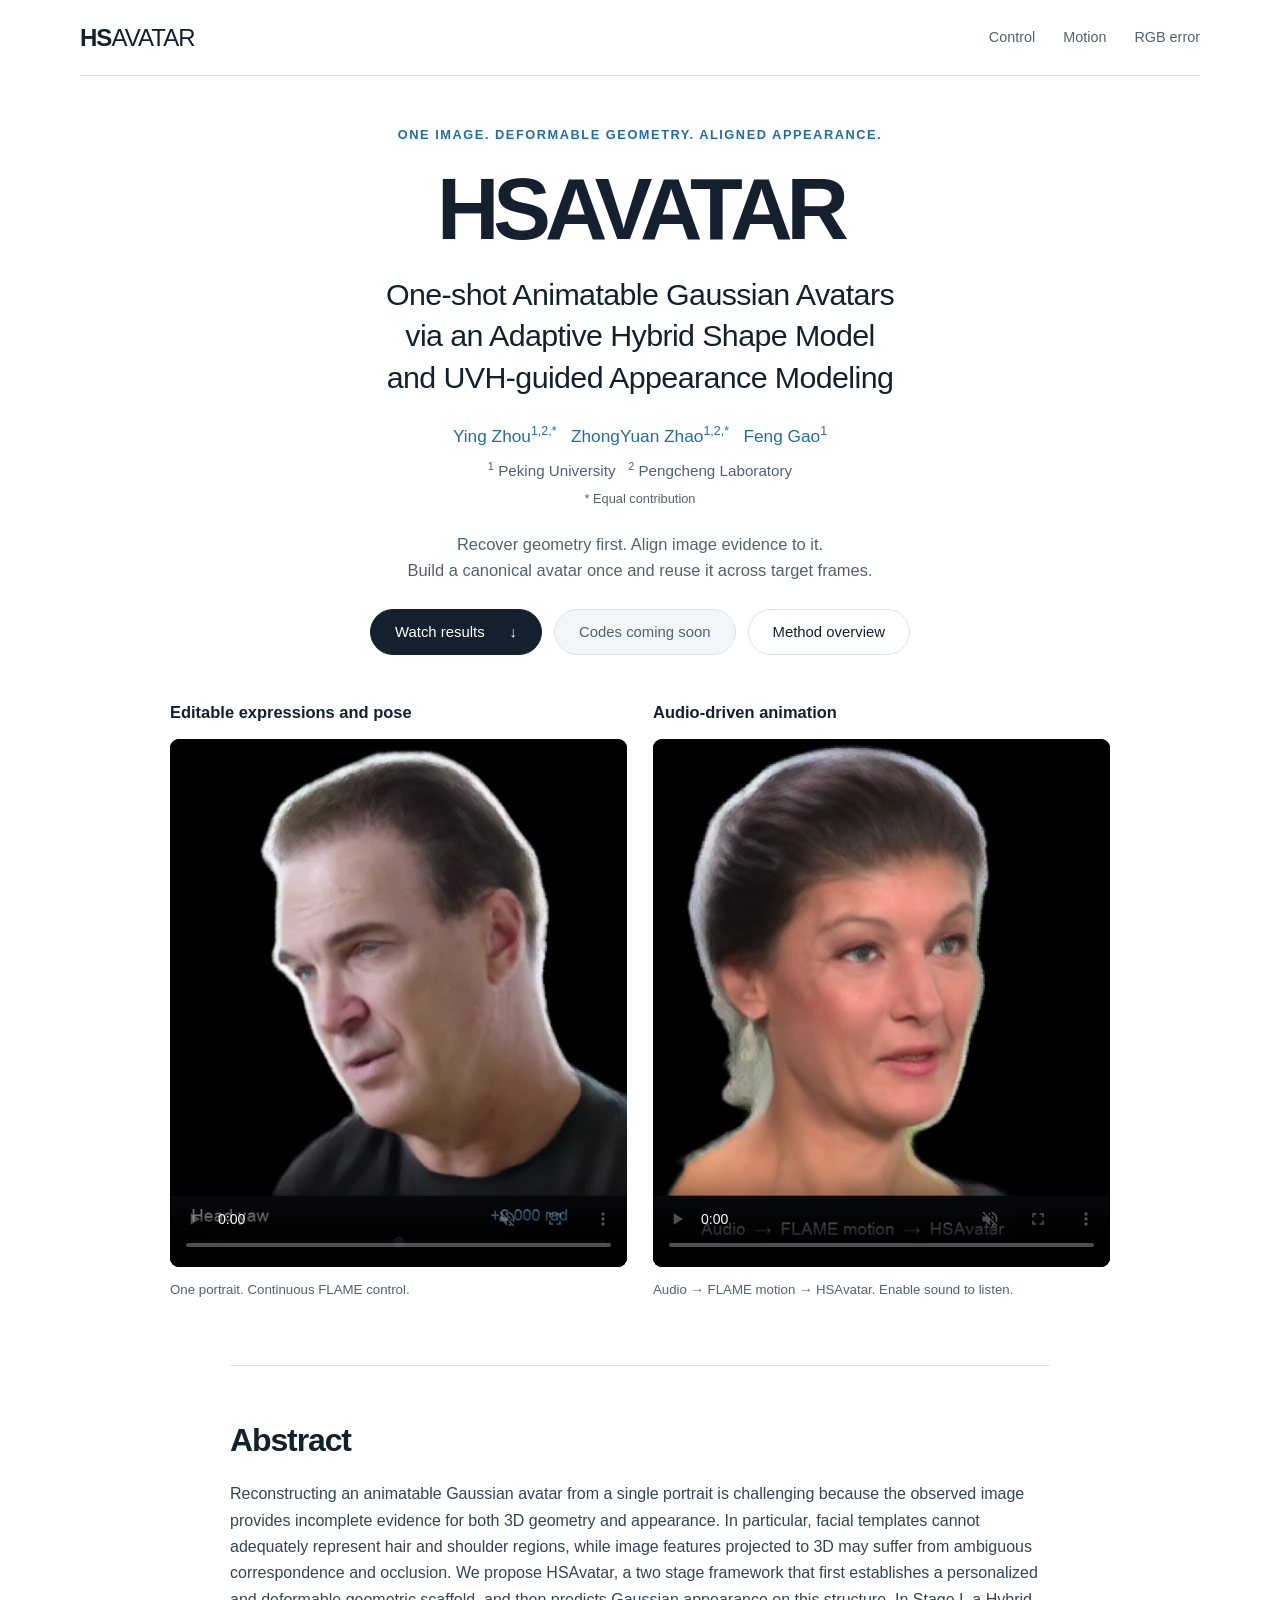
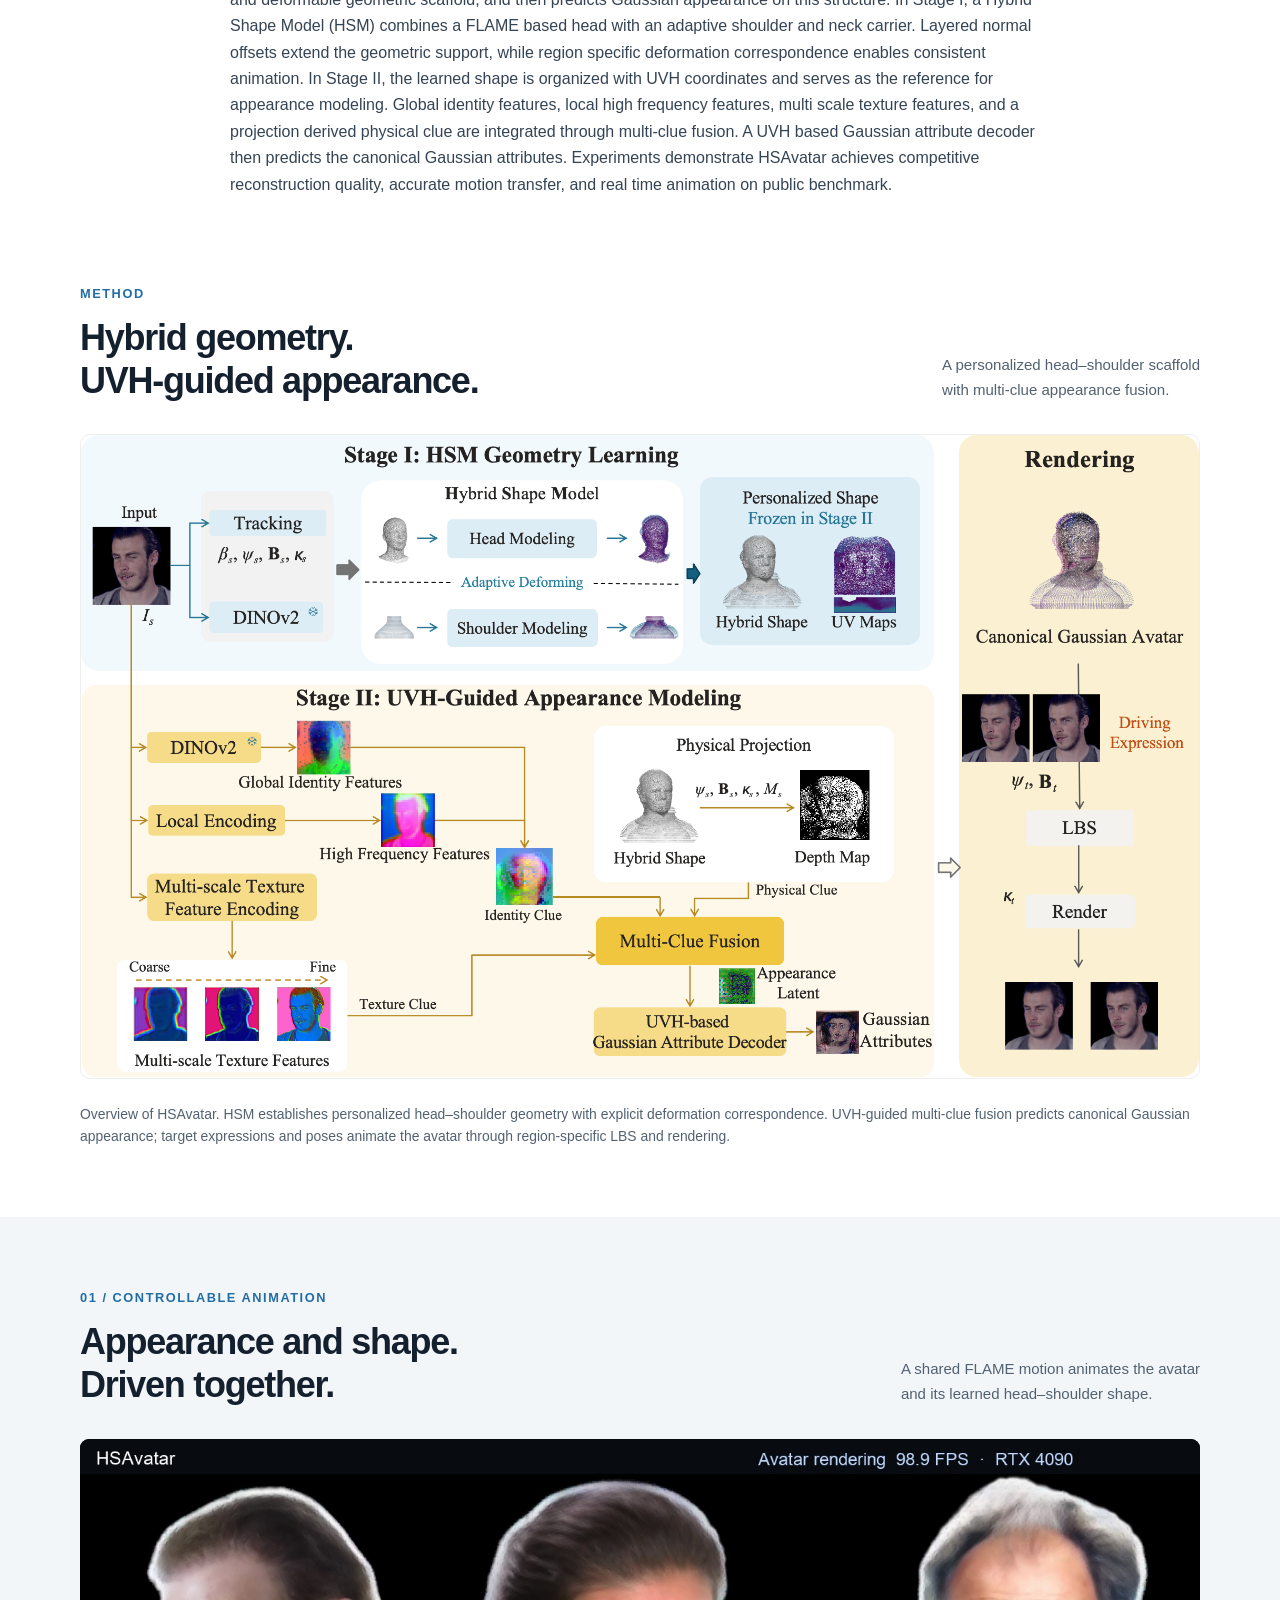
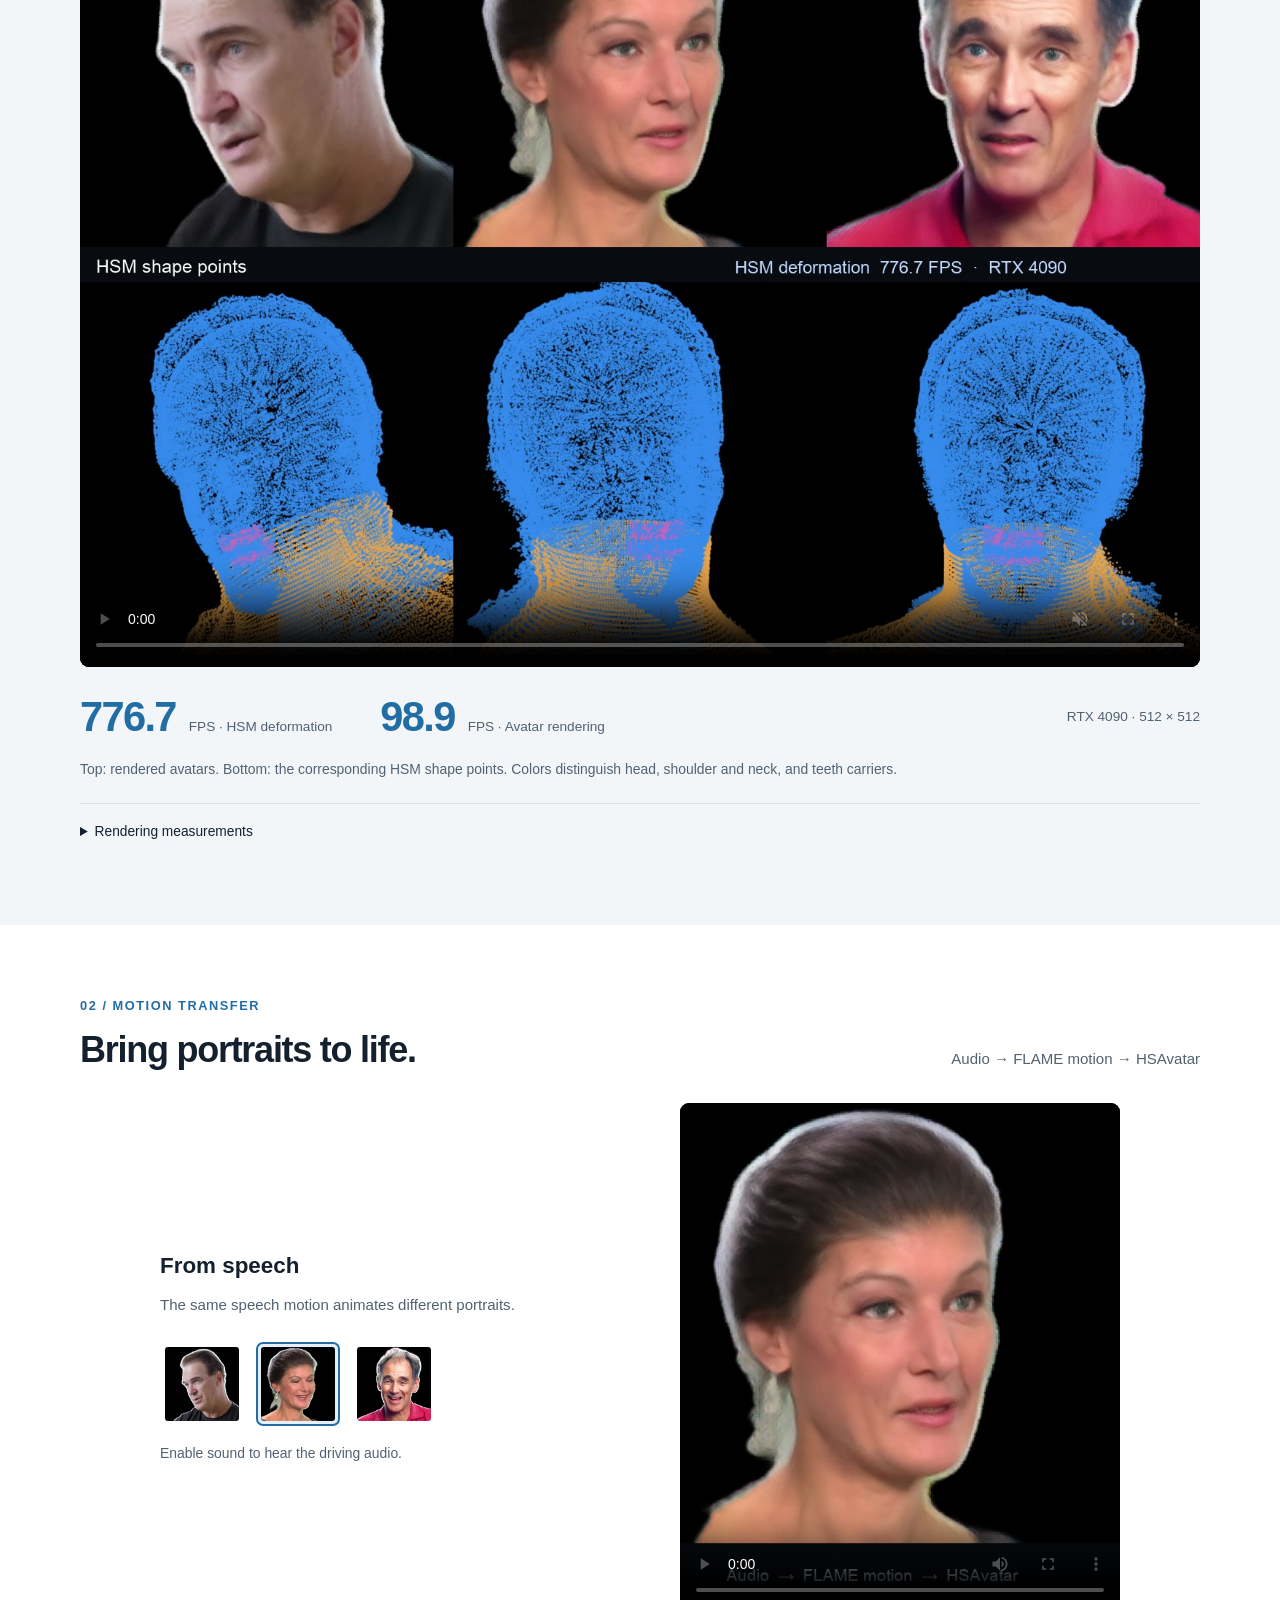
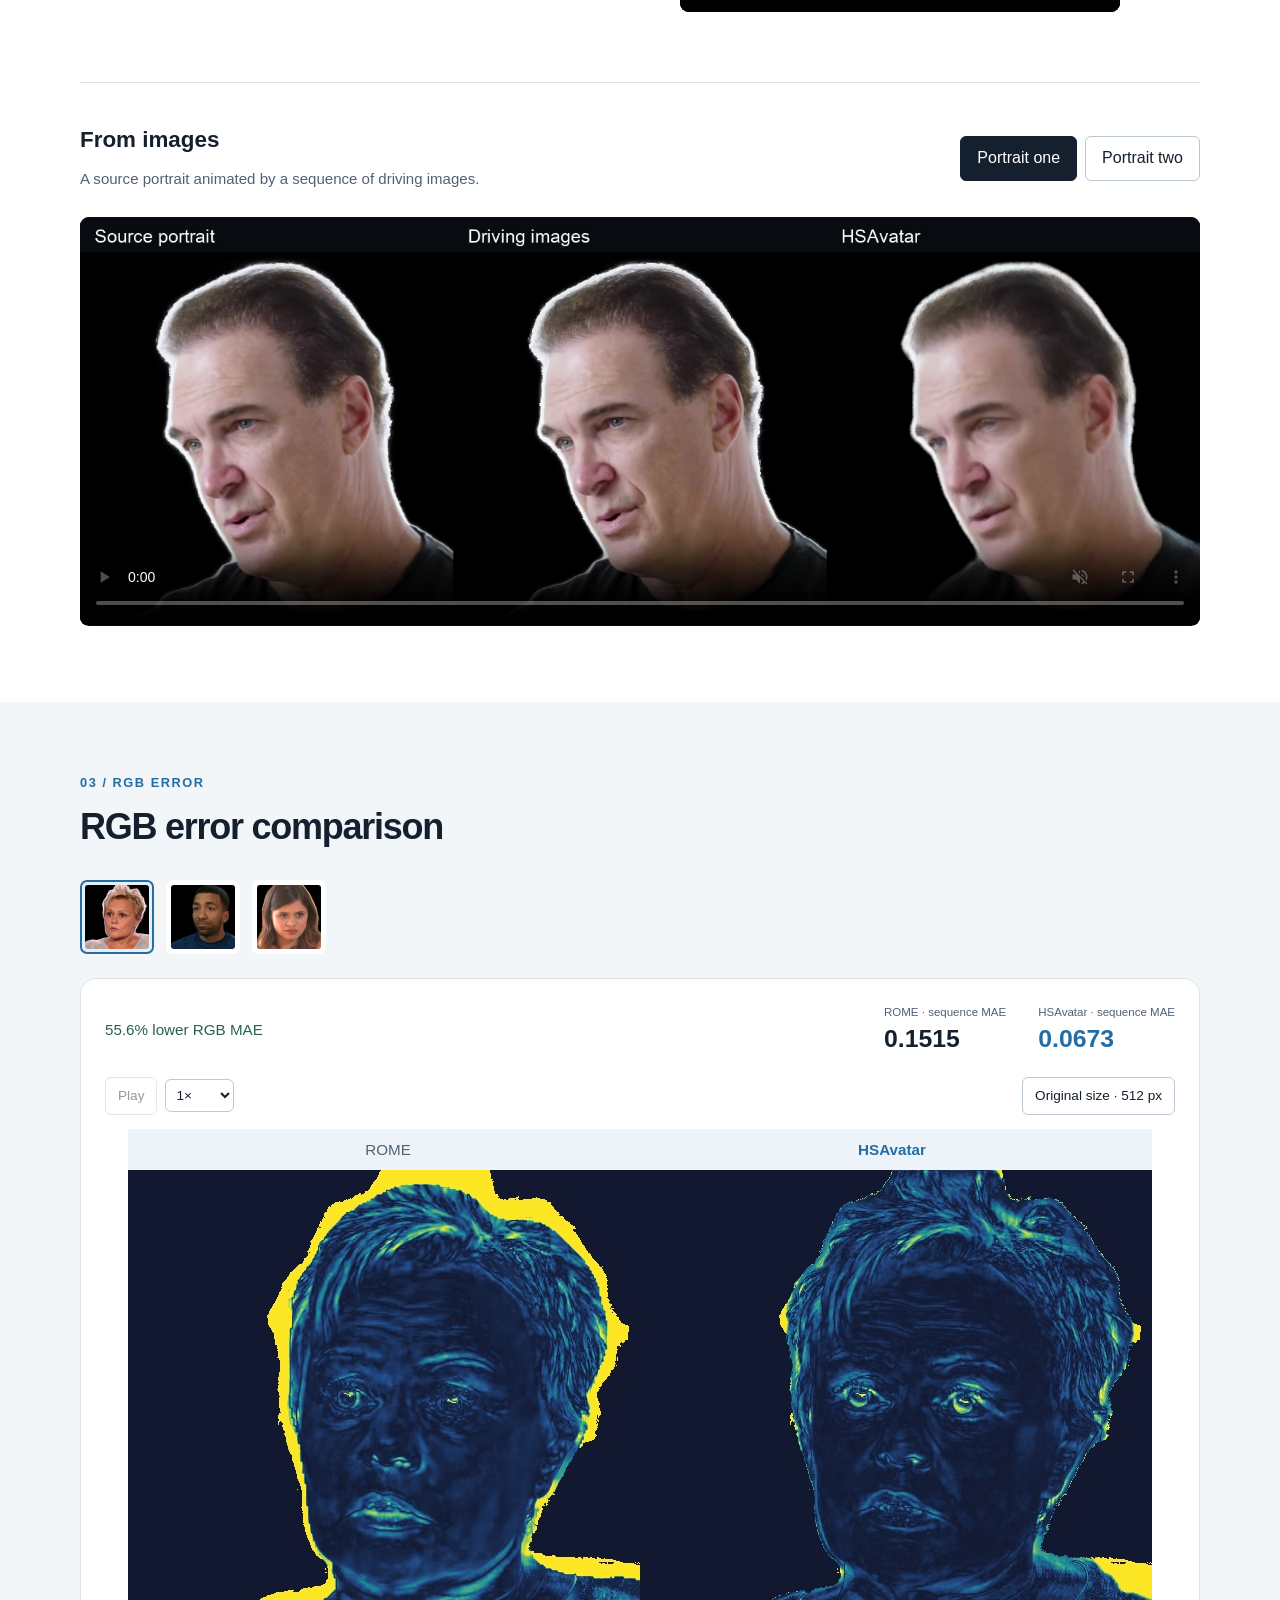
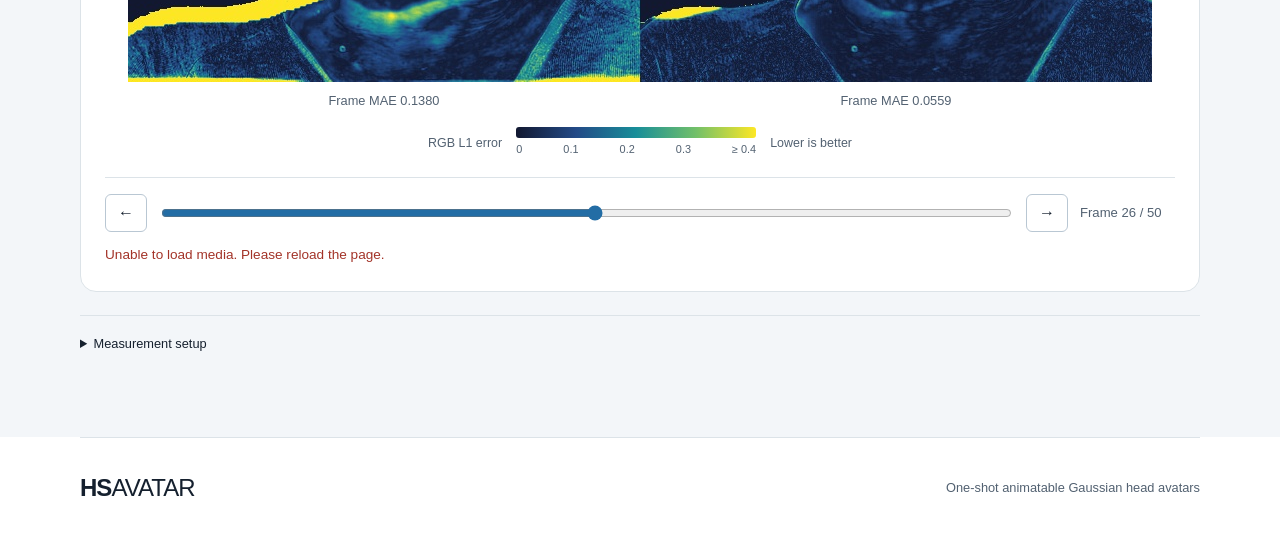
<file: index.html>
<!doctype html>
<html lang="en">
<head>
<meta charset="utf-8"><meta name="viewport" content="width=device-width, initial-scale=1">
<meta name="robots" content="noindex,nofollow">
<title>HSAVATAR — One-shot Animatable Gaussian Avatars via an Adaptive Hybrid Shape Model and UVH-guided Appearance Modeling</title>
<meta name="description" content="HSAVATAR reconstructs one-shot animatable Gaussian avatars using an adaptive hybrid shape model and UVH-guided appearance modeling.">
<link rel="icon" href="favicon.svg" type="image/svg+xml"><link rel="stylesheet" href="style.css?v=20260928-2">
<script src="app.js?v=20260929-1" defer></script>
</head>
<body>
<a class="skip" href="#main">Skip to content</a>
<header class="topbar"><a class="wordmark" href="#">HS<span>AVATAR</span></a><nav aria-label="Page sections"><a href="#control">Control</a><a href="#motion">Motion</a><a href="#results">RGB error</a></nav></header>
<main id="main">
<section class="hero wrap" aria-labelledby="title">
<p class="eyebrow">ONE IMAGE. DEFORMABLE GEOMETRY. ALIGNED APPEARANCE.</p>
<h1 id="title"><span class="brand">HSAVATAR</span><span class="paper-title">One-shot Animatable Gaussian Avatars<br class="desktop-break"> via an Adaptive Hybrid Shape Model<br class="desktop-break"> and UVH-guided Appearance Modeling</span></h1>
<p class="authors">Ying Zhou<sup>1,2,*</sup> &nbsp; ZhongYuan Zhao<sup>1,2,*</sup> &nbsp; Feng Gao<sup>1</sup></p><p class="affiliations"><sup>1</sup> Peking University &nbsp; <sup>2</sup> Pengcheng Laboratory</p><p class="equal-contribution">* Equal contribution</p>
<p class="intro">Recover geometry first. Align image evidence to it.<br>Build a canonical avatar once and reuse it across target frames.</p>
<div class="resource-links"><a class="primary" href="#control">Watch results <span aria-hidden="true">↓</span></a><span class="coming-soon">Codes coming soon</span><a href="#method">Method overview</a></div>
<div class="teasers">
<figure><figcaption>Editable expressions and pose</figcaption><video controls autoplay muted loop playsinline preload="metadata" poster="assets/showcase/flame-control-poster.jpg" aria-label="FLAME head rotation and jaw control demonstration"><source src="assets/showcase/flame-control.mp4" type="video/mp4"></video><p>One portrait. Continuous FLAME control.</p></figure>
<figure><figcaption>Audio-driven animation</figcaption><video controls autoplay muted loop playsinline preload="metadata" poster="assets/showcase/speech-1-poster.jpg" aria-label="Audio driven portrait animation"><source src="assets/showcase/speech-1.mp4" type="video/mp4"></video><p>Audio → FLAME motion → HSAvatar. Enable sound to listen.</p></figure>
</div>
</section>
<section id="abstract" class="abstract narrow" aria-labelledby="abstract-title"><h2 id="abstract-title">Abstract</h2><p>Reconstructing an animatable Gaussian avatar from a single portrait is challenging because the observed image provides incomplete evidence for both 3D geometry and appearance. In particular, facial templates cannot adequately represent hair and shoulder regions, while image features projected to 3D may suffer from ambiguous correspondence and occlusion. We propose HSAvatar, a two stage framework that first establishes a personalized and deformable geometric scaffold, and then predicts Gaussian appearance on this structure. In Stage I, a Hybrid Shape Model (HSM) combines a FLAME based head with an adaptive shoulder and neck carrier. Layered normal offsets extend the geometric support, while region specific deformation correspondence enables consistent animation. In Stage II, the learned shape is organized with UVH coordinates and serves as the reference for appearance modeling. Global identity features, local high frequency features, multi scale texture features, and a projection derived physical clue are integrated through multi-clue fusion. A UVH based Gaussian attribute decoder then predicts the canonical Gaussian attributes. Experiments demonstrate HSAvatar achieves competitive reconstruction quality, accurate motion transfer, and real time animation on public benchmark.</p></section>
<section id="method" class="wrap method-section"><div class="section-title"><div><p class="eyebrow">METHOD</p><h2>Hybrid geometry.<br>UVH-guided appearance.</h2></div><p>A personalized head–shoulder scaffold<br>with multi-clue appearance fusion.</p></div>
<a href="assets/method-overview.png" class="method-image" aria-label="Open full-resolution method overview"><img src="assets/method-overview.png" width="2124" height="1220" loading="lazy" alt="HSAvatar overview: HSM Geometry Learning, UVH-Guided Appearance Modeling, and rendering through target-driven LBS."></a>
<p class="caption">Overview of HSAvatar. HSM establishes personalized head–shoulder geometry with explicit deformation correspondence. UVH-guided multi-clue fusion predicts canonical Gaussian appearance; target expressions and poses animate the avatar through region-specific LBS and rendering.</p></section>
<section id="control" class="tinted result-section"><div class="wrap">
<div class="section-title"><div><p class="eyebrow">01 / CONTROLLABLE ANIMATION</p><h2>Appearance and shape.<br>Driven together.</h2></div><p>A shared FLAME motion animates the avatar<br>and its learned head–shoulder shape.</p></div>
<video class="wide-video" controls muted playsinline preload="metadata" poster="assets/showcase/hsm-animation-poster.jpg" aria-label="Three avatars and their HSM shape points driven by the same motion"><source src="assets/showcase/hsm-animation.mp4" type="video/mp4"></video>
<div class="performance"><p><strong>776.7</strong><span>FPS · HSM deformation</span></p><p><strong>98.9</strong><span>FPS · Avatar rendering</span></p><span class="hardware">RTX 4090 · 512 × 512</span></div>
<p class="caption">Top: rendered avatars. Bottom: the corresponding HSM shape points. Colors distinguish head, shoulder and neck, and teeth carriers.</p>
<details><summary>Rendering measurements</summary><p>Measured on one RTX 4090 at 512 × 512, batch size 1, FP32, with the source avatar cached. Three test portraits and three runs of 240 frames give 2,160 timed frames per path, following 30 warm-up frames per portrait. HSM deformation averages 1.29 ms; complete avatar rendering averages 10.11 ms. The former measures target geometry deformation; the latter includes deformation, Gaussian rendering, NAFNet refinement and alpha composition. Measurements use the bounded FLAME control sequences. Source initialization, I/O and video encoding are excluded.</p><p><a href="assets/showcase/benchmark.json">View measurements</a></p></details>
</div></section>
<section id="motion" class="wrap motion-section">
<div class="section-title"><div><p class="eyebrow">02 / MOTION TRANSFER</p><h2>Bring portraits to life.</h2></div><p>Audio → FLAME motion → HSAvatar</p></div>
<div class="speech-layout"><div><h3>From speech</h3><p class="description">The same speech motion animates different portraits.</p><div class="portrait-picker" role="group" aria-label="Choose a speech portrait">
<button type="button" data-speech="0" aria-pressed="false" aria-label="Speech portrait one"><img src="assets/showcase/portrait-0.png" width="512" height="512" alt="First source portrait"></button>
<button type="button" data-speech="1" aria-pressed="true" aria-label="Speech portrait two"><img src="assets/showcase/portrait-1.png" width="512" height="512" alt="Second source portrait"></button>
<button type="button" data-speech="2" aria-pressed="false" aria-label="Speech portrait three"><img src="assets/showcase/portrait-2.png" width="512" height="512" alt="Third source portrait"></button>
</div><p class="caption">Enable sound to hear the driving audio.</p></div>
<video id="speech-video" controls playsinline preload="metadata" poster="assets/showcase/speech-1-poster.jpg" aria-label="Selected audio driven avatar"><source src="assets/showcase/speech-1.mp4" type="video/mp4"></video></div>
<div class="image-driving"><div class="subheading"><div><h3>From images</h3><p class="description">A source portrait animated by a sequence of driving images.</p></div><div class="pill-picker" role="group" aria-label="Choose an image driving example"><button type="button" data-image="0" aria-pressed="true">Portrait one</button><button type="button" data-image="1" aria-pressed="false">Portrait two</button></div></div>
<video id="image-video" controls muted playsinline preload="metadata" poster="assets/showcase/image-driven-0-poster.jpg" aria-label="Source portrait, driving images and HSAvatar result"><source src="assets/showcase/image-driven-0.mp4" type="video/mp4"></video></div>
</section>
<section id="results" class="tinted result-section"><div class="wrap">
<div class="section-title"><div><p class="eyebrow">03 / RGB ERROR</p><h2>RGB error comparison</h2></div></div>
<div class="portrait-picker reconstruction-portraits" role="group" aria-label="Source portraits">
<button type="button" data-reconstruction="0" aria-pressed="true" aria-label="First source portrait"><img src="assets/reconstruction/portrait-0-source.png" width="512" height="512" alt="Source portrait"></button>
<button type="button" data-reconstruction="1" aria-pressed="false" aria-label="Second source portrait"><img src="assets/reconstruction/portrait-1-source.png" width="512" height="512" alt="Source portrait"></button>
<button type="button" data-reconstruction="2" aria-pressed="false" aria-label="Third source portrait"><img src="assets/reconstruction/portrait-2-source.png" width="512" height="512" alt="Source portrait"></button>
</div>
<div class="reconstruction-card">
<div class="reconstruction-summary"><p class="reconstruction-gain" id="reconstruction-gain">55.6% lower RGB MAE</p><div class="reconstruction-means"><p><span>ROME · sequence MAE</span><strong id="reconstruction-rome-mae">0.1515</strong></p><p class="ours"><span>HSAvatar · sequence MAE</span><strong id="reconstruction-ours-mae">0.0673</strong></p></div></div>
<div class="reconstruction-controls"><button type="button" id="reconstruction-play" disabled>Play</button><select id="reconstruction-speed" aria-label="Playback speed"><option value="1">1×</option><option value="0.5">0.5×</option><option value="0.25">0.25×</option></select><button type="button" id="reconstruction-native" aria-pressed="false">Original size · 512 px</button></div>
<div class="reconstruction-viewport" id="reconstruction-viewport"><div class="reconstruction-content"><div class="reconstruction-labels"><span>ROME</span><strong>HSAvatar</strong></div><video id="reconstruction-video" muted loop playsinline preload="metadata" poster="assets/reconstruction/portrait-0-errors-poster.jpg" width="1024" height="512" aria-label="ROME and HSAvatar RGB error"></video><div class="reconstruction-current"><span id="reconstruction-rome-frame">Frame MAE 0.1380</span><span id="reconstruction-ours-frame">Frame MAE 0.0559</span></div></div></div>
<div class="reconstruction-colorbar" id="reconstruction-colorbar"><span>RGB L1 error</span><div><div class="reconstruction-gradient"></div><div class="reconstruction-scale"><span>0</span><span>0.1</span><span>0.2</span><span>0.3</span><span>≥ 0.4</span></div></div><span>Lower is better</span></div>
<div class="timeline reconstruction-timeline"><button type="button" id="reconstruction-previous" aria-label="Previous frame">←</button><input type="range" id="reconstruction-frame" min="0" max="49" value="25" step="1" aria-label="Target frame"><button type="button" id="reconstruction-next" aria-label="Next frame">→</button><output id="reconstruction-frame-label">Frame 26 / 50</output></div>
<p class="reconstruction-error" id="reconstruction-error" hidden>Unable to load media. Please reload the page.</p>
</div>
<details class="reconstruction-setup"><summary>Measurement setup</summary><p>RGB L1 is measured over the same reference foreground, with sequence MAE averaged over 50 matched training frames. ROME output is resized from 256 to 512 pixels; HSAvatar uses its refined 512-pixel output. All error maps share the 0–0.4 color scale. Sampled frames play at 10 fps.</p></details>
</div></section>
</main><footer class="wrap"><a class="wordmark" href="#">HS<span>AVATAR</span></a><p>One-shot animatable Gaussian head avatars</p></footer></body></html>
</file>
<file: style.css>
:root{--ink:#15202e;--muted:#526171;--blue:#236da5;--line:#dce3e8;--light:#f3f6f9;color-scheme:light;font-family:Inter,-apple-system,BlinkMacSystemFont,"Segoe UI",Arial,sans-serif;color:var(--ink);font-size:16px;line-height:1.65}*{box-sizing:border-box}body{margin:0;background:#fff}a{color:var(--blue);text-decoration:none}a:hover{text-decoration:underline}a:focus-visible,button:focus-visible,input:focus-visible,summary:focus-visible{outline:3px solid #237dbb;outline-offset:4px}img{max-width:100%;height:auto;display:block}figure,h1,h2,h3,p{margin:0}h2{font-size:2.25rem;line-height:1.2;letter-spacing:-.035em;font-weight:650}h3{font-size:1.4rem;line-height:1.35}.wrap{width:min(1120px,calc(100% - 64px));margin:auto}.narrow{width:min(820px,calc(100% - 64px));margin:auto}.topbar{width:min(1120px,calc(100% - 64px));margin:auto;min-height:76px;display:flex;align-items:center;justify-content:space-between;border-bottom:1px solid var(--line)}.wordmark{font-weight:750;letter-spacing:-.04em;font-size:1.5rem;color:var(--ink)}.wordmark span{font-weight:450}.topbar nav{display:flex;gap:28px;font-size:.9rem}.topbar nav a{color:var(--muted)}.hero{text-align:center;padding:48px 0 64px}.eyebrow{font-size:.8rem;font-weight:650;letter-spacing:.12em;color:var(--blue);margin-bottom:18px}.brand{display:block;font-size:clamp(3.6rem,7vw,5.4rem);font-weight:750;line-height:1.08;letter-spacing:-.07em}.paper-title{display:block;margin-top:18px;font-size:clamp(1.3rem,2.5vw,1.9rem);font-weight:520;letter-spacing:-.02em;line-height:1.35}.intro{font-size:1.03rem;color:var(--muted);margin-top:22px;line-height:1.6}.authors{margin-top:23px;font-size:1.08rem;color:var(--blue)}.authors sup,.affiliations sup{font-size:.72em}.affiliations{margin-top:7px;font-size:.95rem;color:var(--muted)}.equal-contribution{margin-top:5px;font-size:.8rem;color:var(--muted)}.resource-links{display:flex;justify-content:center;gap:12px;flex-wrap:wrap;margin-top:25px}.resource-links a,.resource-links .coming-soon{display:inline-flex;gap:25px;align-items:center;border:1px solid var(--line);padding:10px 24px;border-radius:28px;font-size:.93rem;color:var(--ink)}.resource-links .primary{background:var(--ink);color:#fff;border-color:var(--ink)}.teasers{display:grid;grid-template-columns:1fr 1fr;gap:26px;margin:44px auto 0;max-width:940px;text-align:left}.teasers figcaption{font-weight:600;font-size:1.03rem;margin-bottom:12px}.teasers p{font-size:.83rem;color:var(--muted);margin-top:12px}.teasers video{aspect-ratio:512/592}.abstract{padding:55px 0 70px;border-top:1px solid var(--line)}.abstract p{margin-top:22px;color:#354455}.abstract h2{font-size:2rem}.method-section{padding:15px 0 70px}.section-title{display:flex;justify-content:space-between;align-items:end;gap:32px;margin-bottom:32px}.section-title .eyebrow{margin-bottom:12px}.section-title>p{color:var(--muted);font-size:.94rem}.method-image{display:block;margin:24px 0}.method-image img{width:100%;border:1px solid #eee;border-radius:10px}.caption{font-size:.87rem;line-height:1.6;color:var(--muted);margin-top:16px}.result-section,.motion-section{padding-top:70px;padding-bottom:76px}.tinted{background:var(--light)}video{display:block;width:100%;height:auto;background:#080b10;border-radius:9px}details{border-top:1px solid var(--line);margin-top:23px;padding-top:17px;font-size:.86rem;color:var(--muted)}summary{cursor:pointer;color:var(--ink);min-height:28px}details p{margin-top:12px}.performance{display:flex;gap:48px;align-items:center;margin:25px 0 0;flex-wrap:wrap}.performance p{display:flex;gap:13px;align-items:baseline}.performance strong{font-size:2.6rem;line-height:1.2;letter-spacing:-.04em;color:var(--blue)}.performance span{font-size:.85rem;color:var(--muted)}.performance .hardware{margin-left:auto}.description{font-size:.94rem;color:var(--muted);margin-top:12px}.speech-layout{display:grid;grid-template-columns:1fr 1fr;gap:70px;align-items:center;max-width:960px;margin:0 auto}.speech-layout video{max-width:440px;justify-self:end}.portrait-picker{display:flex;gap:12px;margin-top:24px}.portrait-picker button{padding:3px;width:84px;border:2px solid transparent;border-radius:7px;background:#fff;cursor:pointer}.portrait-picker button[aria-pressed=true]{border-color:var(--blue);background:#e5eff7}.portrait-picker img{width:100%;border-radius:3px}.image-driving{margin-top:70px;border-top:1px solid var(--line);padding-top:42px}.subheading{display:flex;justify-content:space-between;gap:24px;align-items:center;margin-bottom:25px}.pill-picker{display:flex;gap:8px;flex-wrap:wrap}button{font:inherit}.pill-picker button,.timeline button{border:1px solid #b9c7d3;border-radius:6px;padding:8px 16px;background:#fff;color:var(--ink);cursor:pointer}.pill-picker button[aria-pressed=true]{background:var(--ink);border-color:var(--ink);color:#fff}.comparison-toolbar{display:flex;align-items:center;gap:18px;margin-bottom:24px}.comparison-toolbar .portrait-picker{margin:0}.comparison-toolbar .caption{margin:0}.comparison-toolbar output{margin-left:auto;font-size:.9rem;color:var(--muted)}.keyframe-image{width:100%;border-radius:8px;background:white}.timeline{display:flex;align-items:center;gap:18px;margin-top:25px}.timeline label{color:var(--muted);font-size:.88rem}.timeline input{flex:1;min-width:0;accent-color:var(--blue);cursor:pointer}.timeline button:disabled{opacity:.35;cursor:default}footer{border-top:1px solid var(--line);padding:30px 0 45px;display:flex;gap:20px;align-items:center;justify-content:space-between}footer p{font-size:.8rem;color:var(--muted)}.skip{position:absolute;left:12px;top:-100px;padding:10px;background:#fff;z-index:10}.skip:focus{top:12px}
@media(max-width:760px){.wrap,.narrow,.topbar{width:calc(100% - 36px)}.topbar{min-height:65px}.topbar nav{gap:13px;font-size:.8rem}.hero{padding-top:34px;padding-bottom:44px}.eyebrow{font-size:.7rem;letter-spacing:.065em}.desktop-break{display:none}.authors{line-height:1.9;font-size:.95rem}.paper-title{line-height:1.4}.intro{font-size:.95rem}.teasers{gap:16px;margin-top:30px}.teasers figcaption{font-size:.88rem;line-height:1.4;min-height:40px}.teasers p{font-size:.74rem}.abstract{padding:40px 0 48px}.section-title{display:block}.section-title>p{margin-top:18px}h2{font-size:1.9rem}.method-section{padding-bottom:46px}.result-section,.motion-section{padding-top:45px;padding-bottom:45px}.performance{gap:20px}.performance p{gap:9px}.performance strong{font-size:2rem}.performance span{font-size:.75rem}.performance .hardware{margin-left:0;width:100%}.speech-layout{grid-template-columns:1fr;gap:25px}.speech-layout video{justify-self:center;width:min(100%,420px)}.portrait-picker{margin-top:18px}.portrait-picker button{width:72px}.image-driving{margin-top:42px;padding-top:30px}.subheading{display:block}.pill-picker{margin-top:20px}.comparison-toolbar{gap:10px;flex-wrap:wrap}.comparison-toolbar .caption{font-size:.75rem}.comparison-toolbar output{font-size:.8rem}.timeline{gap:10px}.timeline button{padding:7px 12px}footer{flex-direction:column;align-items:start;gap:7px}}
@media(prefers-reduced-motion:no-preference){html{scroll-behavior:smooth}}

@media(max-width:520px){.teasers{grid-template-columns:1fr;gap:28px}.teasers figcaption{min-height:0}.teasers video{max-height:550px}}

.resource-links .coming-soon{color:var(--muted);background:var(--light)}

/* Paired reconstruction and RGB error viewer. */
[hidden]{display:none!important}
.reconstruction-portraits{margin:0 0 24px;gap:12px}.reconstruction-portraits button{width:74px}
.reconstruction-card{padding:24px;background:#fff;border:1px solid var(--line);border-radius:16px}
.reconstruction-summary{display:flex;align-items:center;gap:24px;flex-wrap:wrap;margin-bottom:20px}.reconstruction-gain{font-size:.95rem;color:#28614f}.reconstruction-means{display:flex;gap:32px;margin-left:auto;font-variant-numeric:tabular-nums}.reconstruction-means p{display:flex;flex-direction:column}.reconstruction-means span{font-size:.72rem;color:var(--muted)}.reconstruction-means strong{font-size:1.55rem;line-height:1.4}.reconstruction-means .ours strong{color:var(--blue)}
.reconstruction-controls{display:flex;align-items:center;flex-wrap:wrap;gap:8px;margin-bottom:14px}.reconstruction-controls .pill-picker{margin:0;gap:8px}.reconstruction-controls button,.reconstruction-controls select{font:inherit;font-size:.85rem;border:1px solid #bdcad5;border-radius:6px;background:#fff;color:var(--ink);padding:7px 12px;cursor:pointer}.reconstruction-controls button[aria-pressed=true]{background:var(--ink);border-color:var(--ink);color:white}.reconstruction-controls button:disabled{opacity:.45;cursor:default}.reconstruction-controls select{padding:7px 6px}.reconstruction-controls select:focus-visible{outline:3px solid var(--blue);outline-offset:3px}#reconstruction-native{margin-left:auto}
.reconstruction-viewport{overflow-x:auto;border-radius:8px}.reconstruction-content{width:100%;max-width:1024px;margin:auto}.reconstruction-labels{display:grid;grid-template-columns:1fr 1fr;text-align:center;padding:8px;background:#edf3f8;color:var(--muted);font-size:.95rem}.reconstruction-labels strong{color:var(--blue)}.reconstruction-content video{border-radius:0;background:#121830;width:100%;height:auto}.reconstruction-current{display:grid;grid-template-columns:1fr 1fr;text-align:center;font-size:.8rem;color:var(--muted);padding:8px 0;font-variant-numeric:tabular-nums}.reconstruction-viewport.native-size .reconstruction-content{width:1024px;max-width:none}
.reconstruction-colorbar{display:flex;align-items:center;justify-content:center;flex-wrap:wrap;gap:14px;color:var(--muted);font-size:.78rem;margin:8px 0 18px}.reconstruction-gradient{width:240px;height:11px;background:linear-gradient(to right,#121830,#234a87,#188e99,#72c069,#fde725);border-radius:3px}.reconstruction-scale{display:flex;justify-content:space-between;font-size:.68rem;margin-top:3px}
.reconstruction-timeline{border-top:1px solid var(--line);padding-top:16px;margin-top:14px;gap:12px}.reconstruction-timeline button{padding:5px 12px}.reconstruction-timeline output{font-size:.82rem;color:var(--muted);white-space:nowrap;min-width:95px;font-variant-numeric:tabular-nums}.reconstruction-error{margin-top:12px;font-size:.85rem;color:#a33328}.reconstruction-setup{font-size:.8rem}
@media(max-width:760px){.reconstruction-card{padding:14px}.reconstruction-summary{gap:10px;margin-bottom:15px}.reconstruction-means{margin-left:0;gap:24px}.reconstruction-means strong{font-size:1.35rem}.reconstruction-means span{font-size:.67rem}.reconstruction-controls{gap:7px}.reconstruction-controls button,.reconstruction-controls select{font-size:.77rem;padding:6px 9px}#reconstruction-native{margin-left:0}.reconstruction-colorbar{gap:8px;font-size:.7rem}.reconstruction-gradient{width:180px}.reconstruction-current{font-size:.68rem}.reconstruction-timeline{gap:8px;flex-wrap:wrap}.reconstruction-timeline output{font-size:.75rem;min-width:84px}.reconstruction-timeline input{min-width:70px}.reconstruction-portraits button{width:66px}}
</file>
